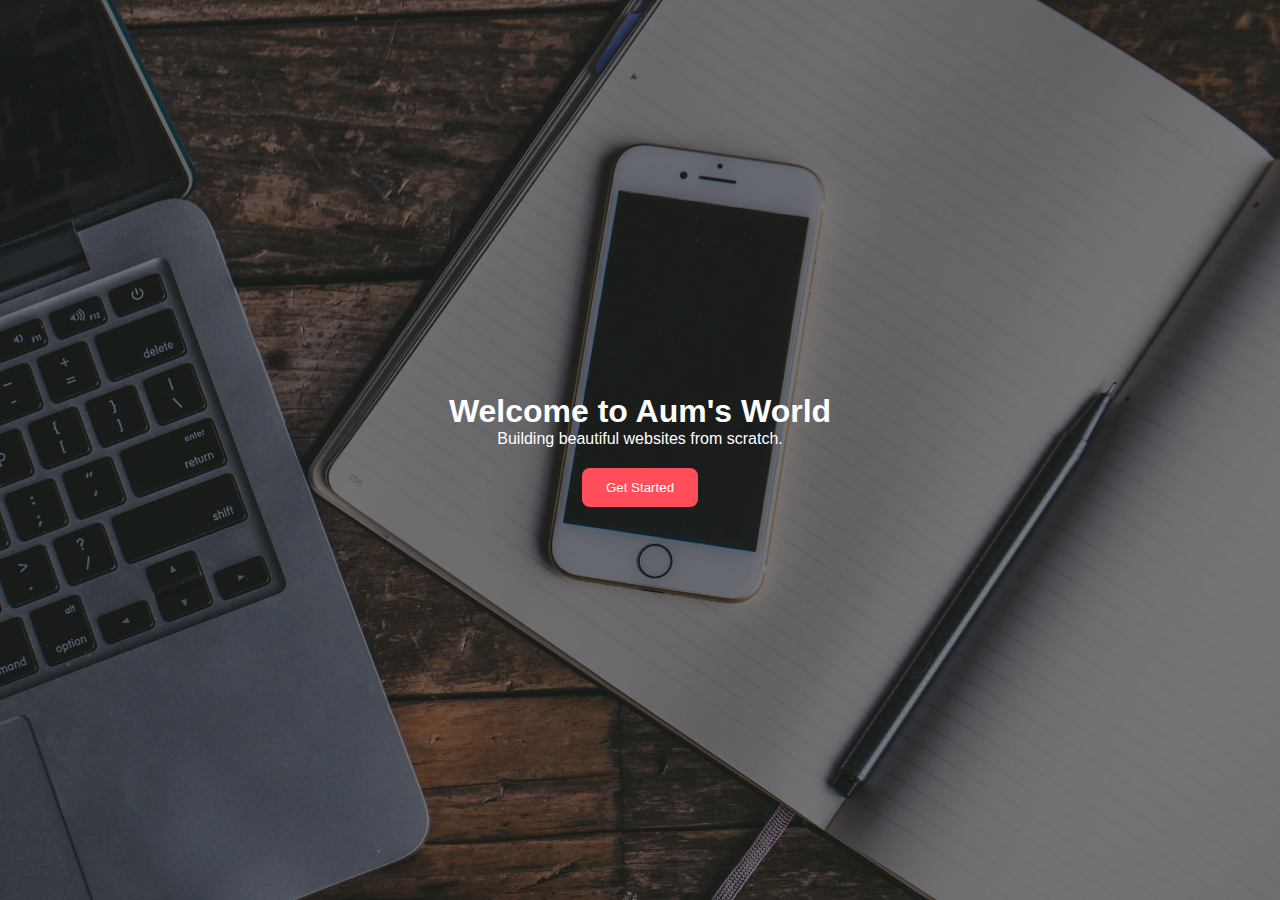
<file: day1-landing-page/index.html>
<!DOCTYPE html>
<html lang="en">

<head>
    <meta charset="UTF-8">
    <meta name="viewport" content="width=device-width, initial-scale=1.0">
    <title>Landing Page Banner</title>
    <link rel="stylesheet" href="styles.css">
</head>

<body>
    <section class="hero">
        <div class="content">
            <h1>Welcome to Aum's World</h1>
            <p>Building beautiful websites from scratch.</p>
            <button>Get Started</button>
        </div>
    </section>

</body>

</html>
</file>
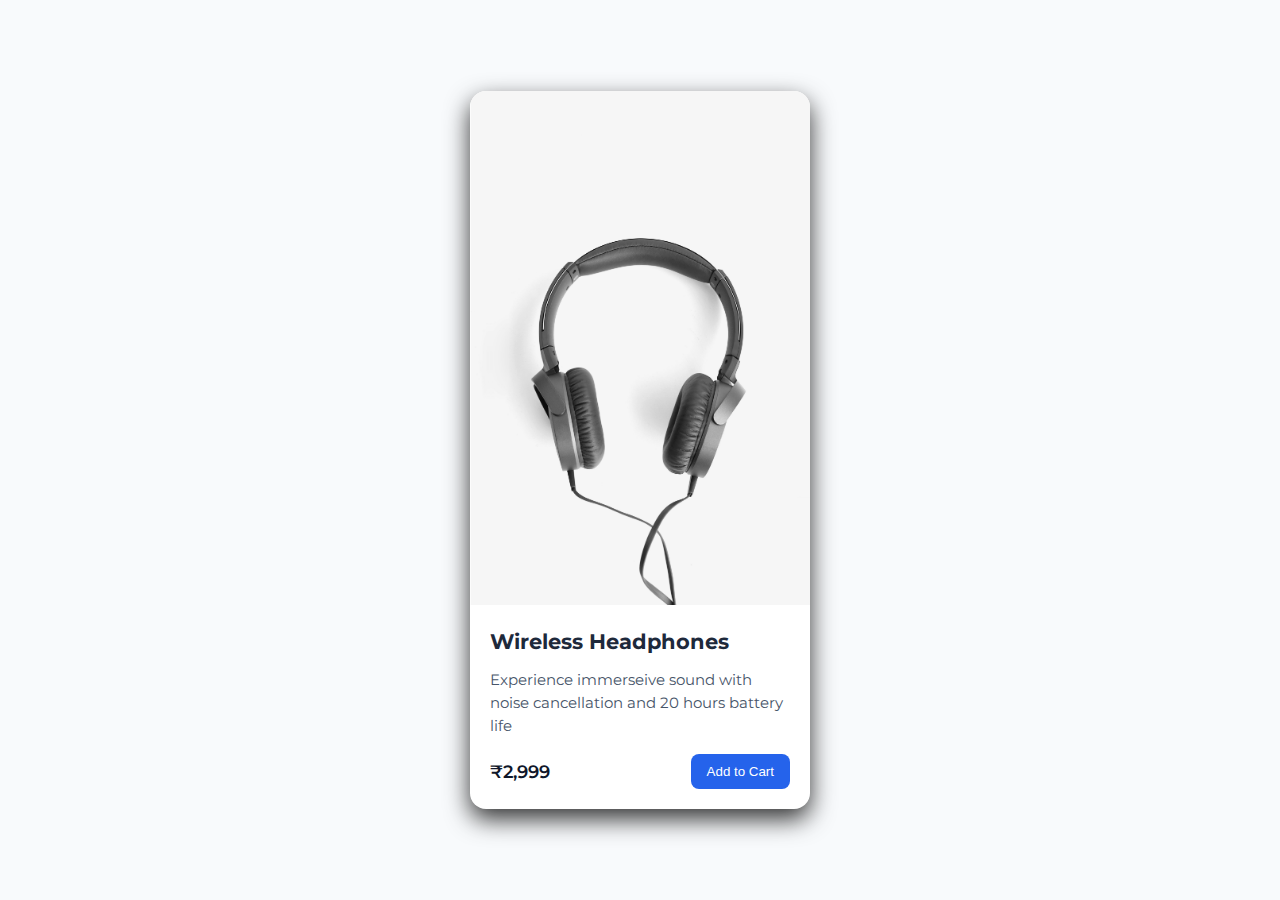
<file: day2-product-card/index.html>
<!DOCTYPE html>
<html lang="en">

<head>
    <meta charset="UTF-8">
    <meta name="viewport" content="width=device-width, initial-scale=1.0">
    <title>Product Card</title>
    <link rel="preconnect" href="https://fonts.googleapis.com">
    <link rel="preconnect" href="https://fonts.gstatic.com" crossorigin>
    <link href="https://fonts.googleapis.com/css2?family=Montserrat:ital,wght@0,100..900;1,100..900&display=swap"
        rel="stylesheet">
    <link rel="stylesheet" href="styles.css">

<body>
    <section class="card">
        <img src="images/kiran-ck-LSNJ-pltdu8-unsplash.jpg" alt="Headphones">  
        <div class="card-content">
            <h2>Wireless Headphones</h2>
            <p>Experience immerseive sound with noise cancellation and 20 hours battery life</p>
            <div class="price-row">
                <span class="price">₹2,999</span>
                <button>Add to Cart</button>
            </div>
        </div>
    </section>

</body>

</html>
</file>
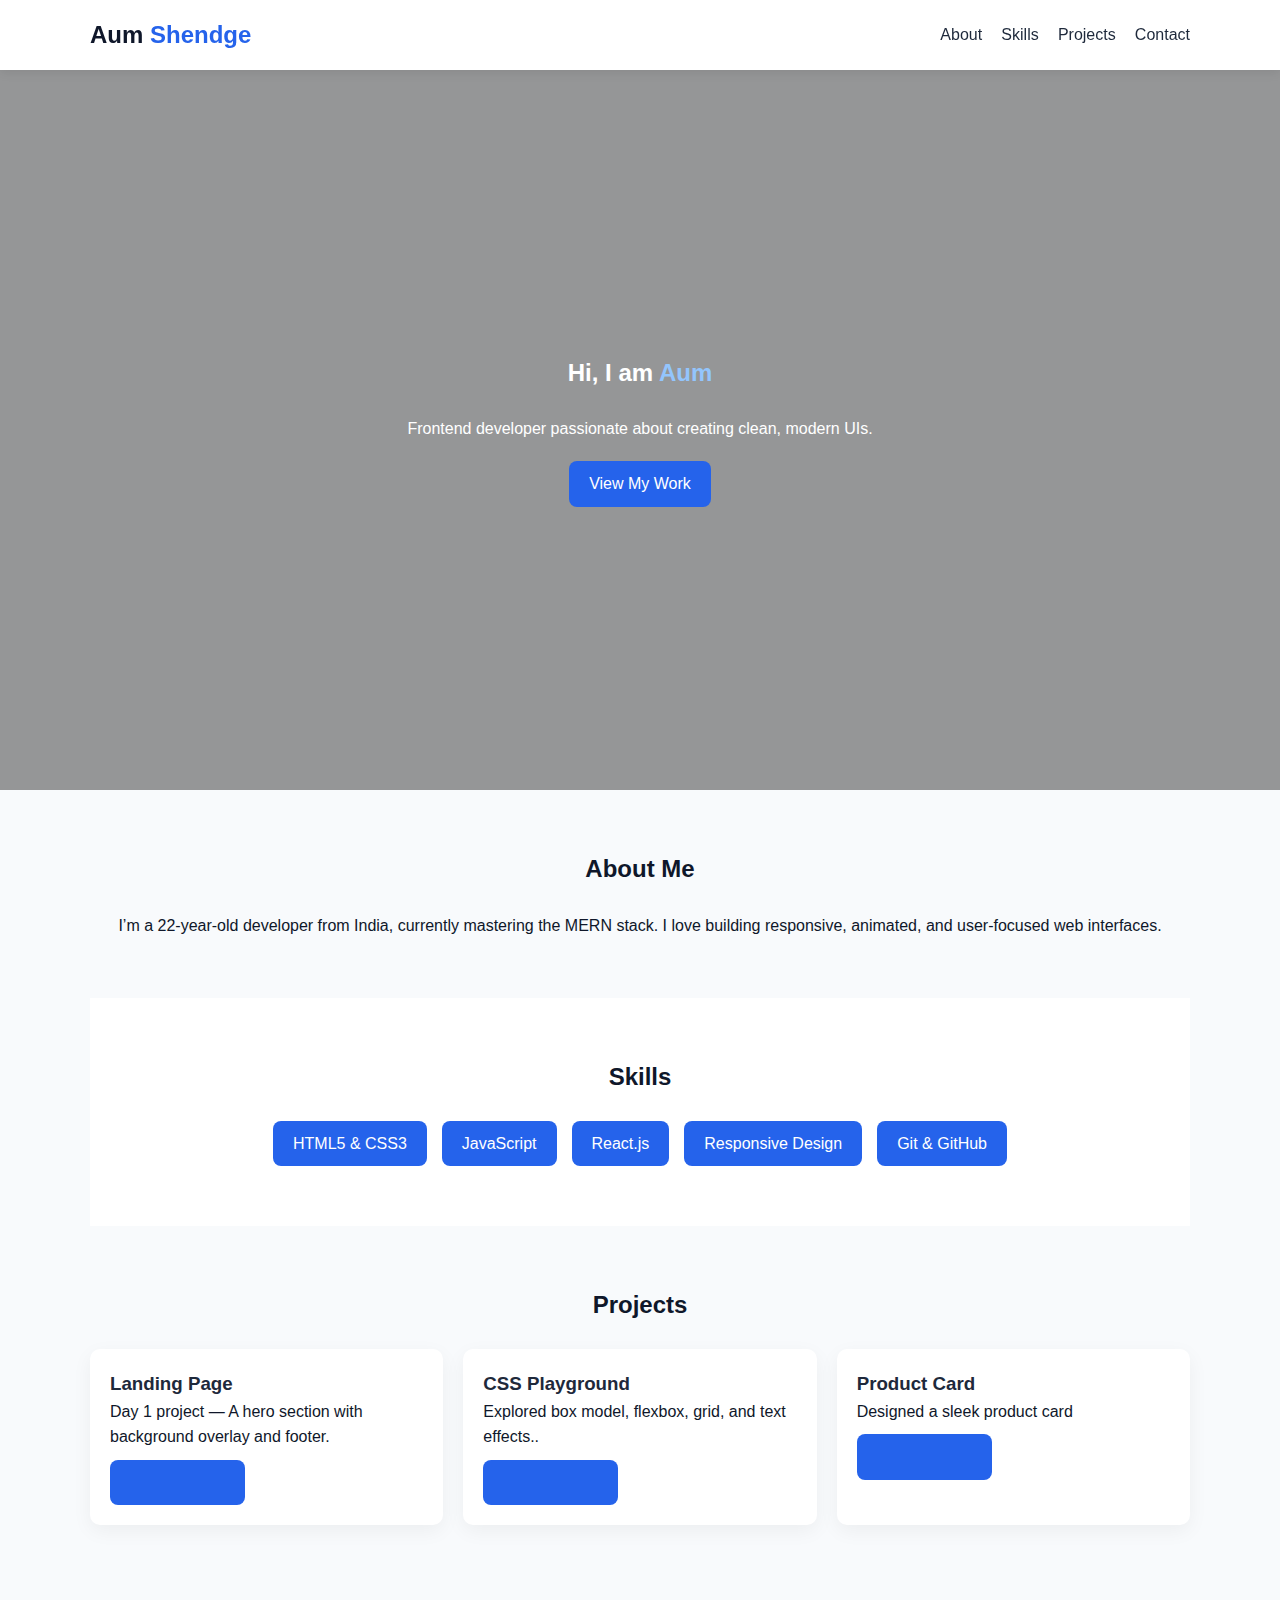
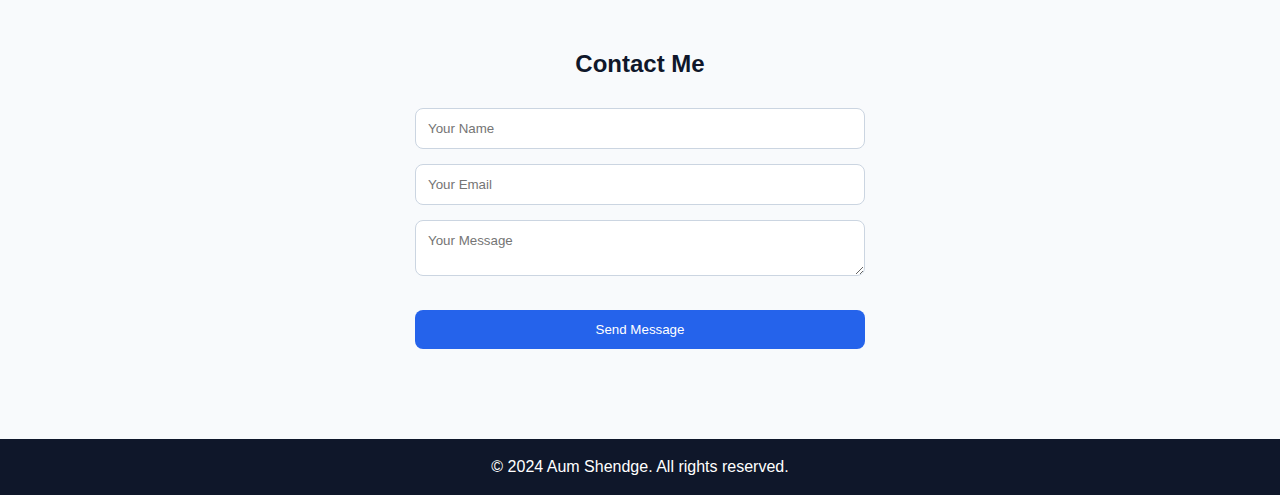
<file: day3-portfolio-page/index.html>
<!DOCTYPE html>
<html lang="en">

<head>
    <meta charset="UTF-8">
    <meta name="viewport" content="width=device-width, initial-scale=1.0">
    <title>Aum Shendge | Portfolio</title>
    <meta name="description" content="Portfolio page of Aum Shendge - Frontend Developer">
    <link
        href="https://fonts.googleapis.com/css2?family=Montserrat:ital,wght@0,100..900;1,100..900&family=Open+Sans:ital,wght@0,300..800;1,300..800&display=swap"
        rel="stylesheet">
    <link rel="stylesheet" href="styles.css">
</head>

<body>

    <!-- ===== HEADER ===== -->
    <header>
        <nav class="navbar container">
            <h1 class="logo">Aum <span>Shendge</span></h1>
            <ul class="nav-links">
                <li><a href="#about">About</a></li>
                <li><a href="#skills">Skills</a></li>
                <li><a href="#projects">Projects</a></li>
                <li><a href="#contact">Contact</a></li>
        </nav>
    </header>

    <!-- ===== HERO ===== -->

    <section class="hero">
        <div class="hero-content">
            <h2>Hi, I am <span>Aum</span></h2>
            <p>Frontend developer passionate about creating clean, modern UIs.</p>
            <a href="#projects" class="btn">View My Work</a>
        </div>
    </section>

    <!-- ===== ABOUT ===== -->
    <section id="about" class="about container">
        <h2>About Me</h2>
        <p> I’m a 22-year-old developer from India, currently mastering the MERN stack.
            I love building responsive, animated, and user-focused web interfaces.</p>

    </section>


    <!-- ===== SKILLS ===== -->
    <section id="skills" class="skills container">
        <h2>Skills</h2>
        <ul class="skills-list">
            <li>HTML5 & CSS3</li>
            <li>JavaScript</li>
            <li>React.js</li>
            <li>Responsive Design</li>
            <li>Git & GitHub</li>
        </ul>
    </section>


    <!-- ===== PROJECTS ===== -->
    <section id="projects" class="projects container">
        <h2>Projects</h2>
        <div class="grid">
            <div class="card">
                <h3>Landing Page</h3>
                <p>Day 1 project — A hero section with background overlay and footer.</p>
                <a href="../day1-landing-page/index.html" class="btn">View Project</a>
            </div>
            <div class="card">
                <h3>CSS Playground</h3>
                <p>Explored box model, flexbox, grid, and text effects..</p>
                <a href="../day1-landing-page/css-playground.html" class="btn">View Project</a>
            </div>
            <div class="card">
                <h3>Product Card</h3>
                <p>Designed a sleek product card</p>
                <a href="../day2-product-card/index.html" class="btn">View Project</a>
            </div>
        </div>
    </section>

    <!-- ===== CONTACT ===== -->
    <section id="contact" class="contact container">
        <h2>Contact Me</h2>
        <form>
            <input type="text" placeholder="Your Name" required>
            <input type="email" placeholder="Your Email" required>
            <textarea placeholder="Your Message" required></textarea>
            <button type="submit" class="btn">Send Message</button>
        </form>
    </section>

    <!-- ===== FOOTER ===== -->
    <footer>
        <p>&copy; 2024 Aum Shendge. All rights reserved.</p>
    </footer>


</body>

</html>
</file>
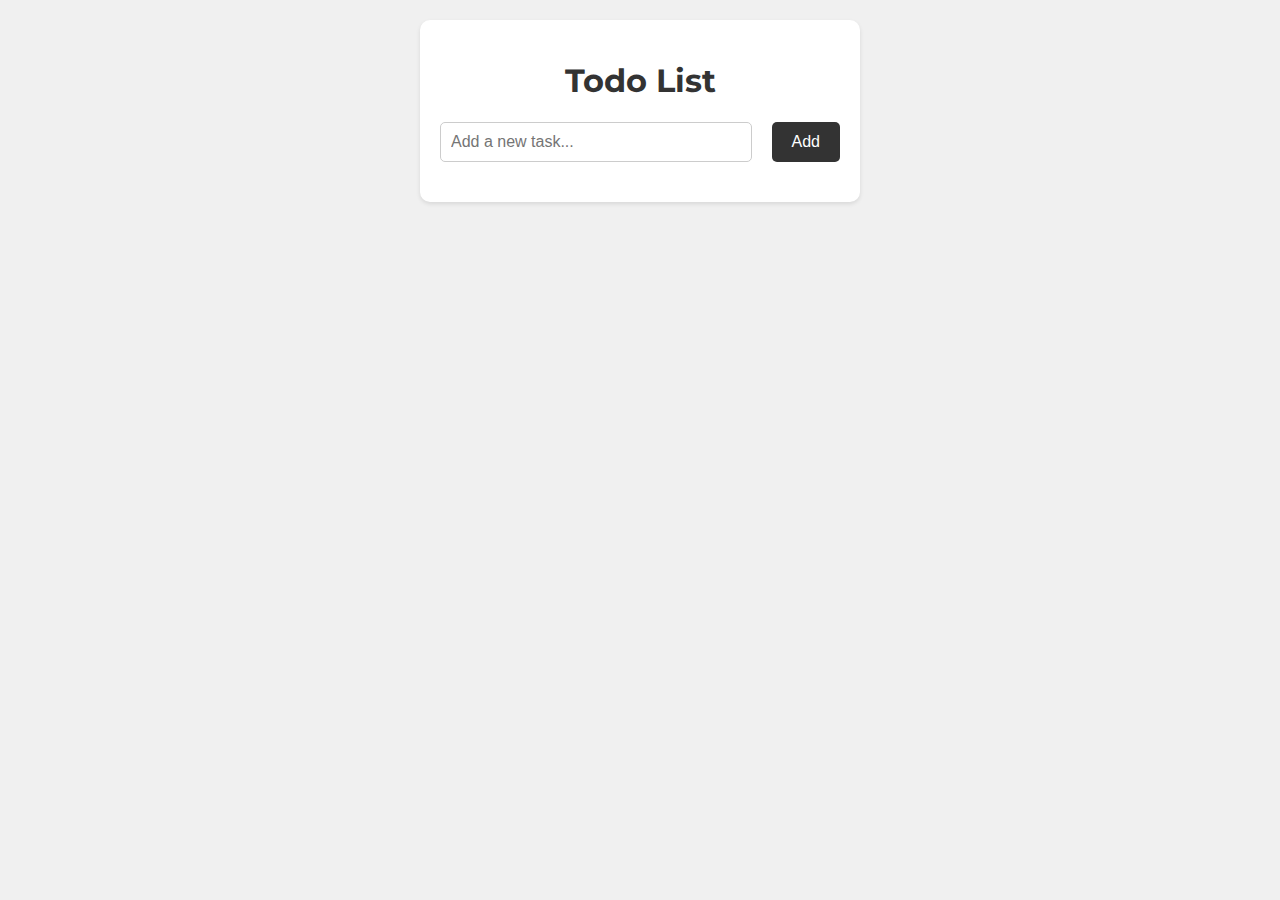
<file: day4-todo-app/index.html>
<!DOCTYPE html>
<html lang="en">
<head>
    <meta charset="UTF-8">
    <meta name="viewport" content="width=device-width, initial-scale=1.0">
    <title>Todo List App</title>
    <link rel="stylesheet" href="styles.css">
    <link href="https://fonts.googleapis.com/css2?family=Montserrat:ital,wght@0,100..900;1,100..900&family=Open+Sans:ital,wght@0,300..800;1,300..800&display=swap" rel="stylesheet">
</head>
<body>
    <div class="container">
    <h1>Todo List</h1>
    <div class="todo-input">
        <input type="text" id="todoInput" placeholder="Add a new task...">
        <button id="add-todo-btn">Add</button>
    </div>
    <ul id="todoList">
        <!-- Todo items will appear here -->
    </ul>
    </div>
    <script src="script.js"></script>
</body>
</html>
</file>
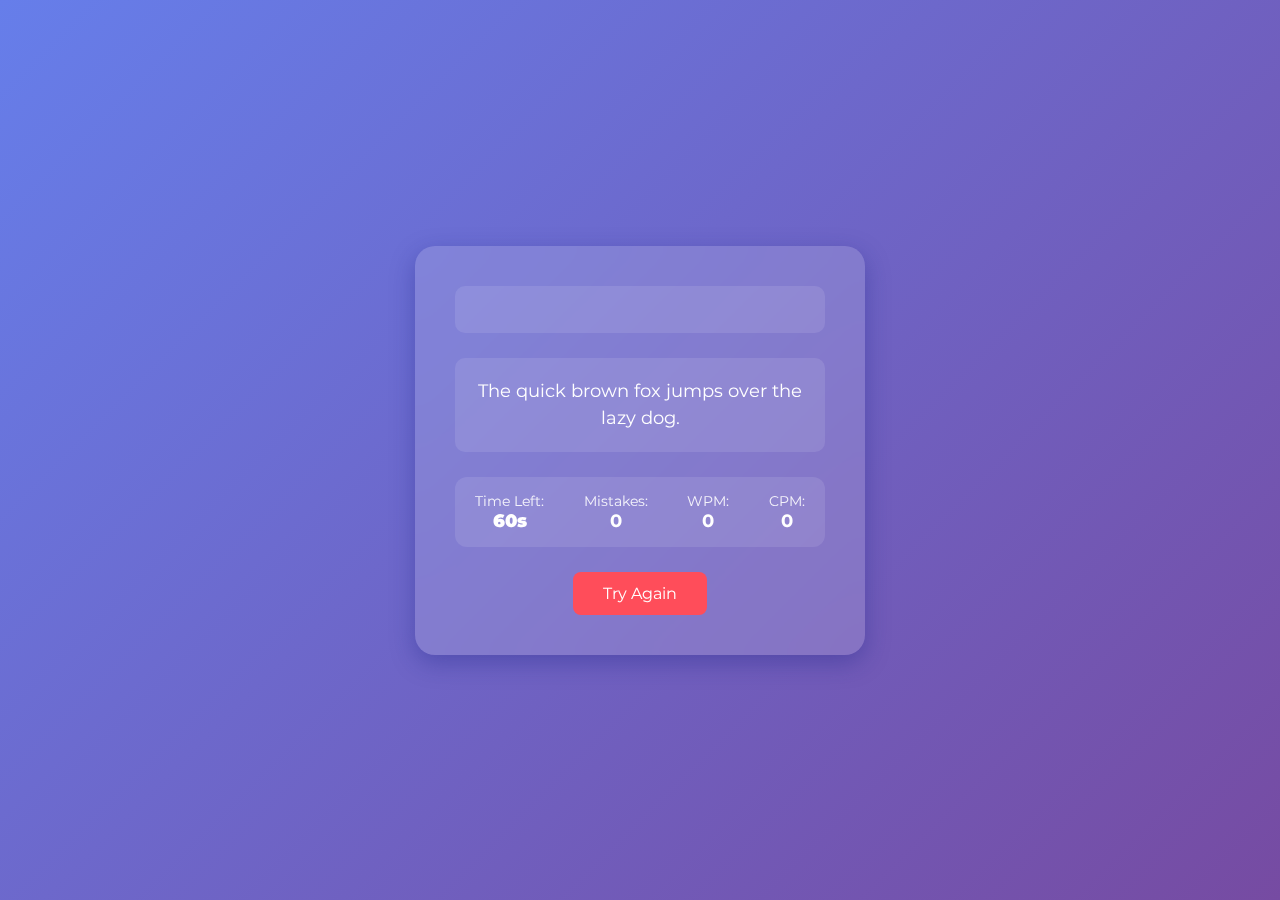
<file: day5-typing-speed-test/index.html>
<!DOCTYPE html>
<html lang="en">
<head>
    <meta charset="UTF-8">
    <meta name="viewport" content="width=device-width, initial-scale=1.0">
    <title>Typing Game</title>
    <link rel="stylesheet" href="styles.css">
    <link href="https://fonts.googleapis.com/css2?family=Montserrat:ital,wght@0,100..900;1,100..900&family=Open+Sans:ital,wght@0,300..800;1,300..800&display=swap" rel="stylesheet">
</head>
<body>
    <div class="wrapper">
        <input type="text" class="input-field" />
        <div class="content-box">
            <div class="typing-text">
                <p>Lorem ipsum dolor sit, amet consectetur adipisicing elit. At, aut!</p>
        </div>
        <div class="content">
            <ul class="result-details">
                <li class="time">
                    <p>Time Left: </p>
                    <span><b>60s</b></span>
                </li>
                <li class="mistakes">
                    <p>Mistakes: </p>
                    <span>0</span>
                </li>
                <li class="wpm">
                    <p>WPM: </p>
                    <span>0</span>
                </li>
                <li class="cpm">
                    <p>CPM: </p>
                    <span>0</span>
                </li>
            </ul>
            <button class="reset-btn">Try Again</button>
        </div>
    </div>
    <script src="script.js"></script>
</body>
</html>
</file>
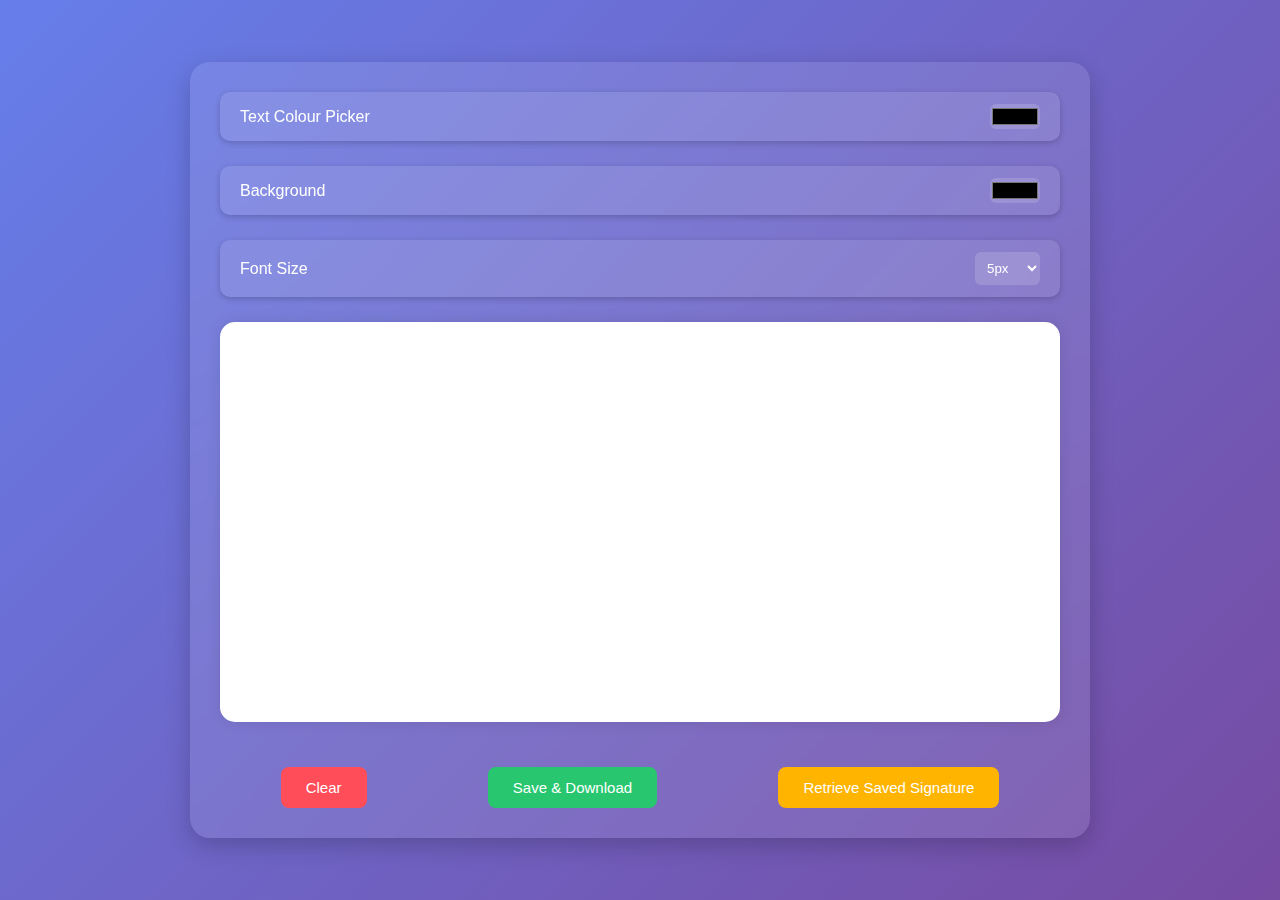
<file: day6-signature-app/index.html>
<!DOCTYPE html>
<html lang="en">

<head>
    <meta charset="UTF-8">
    <meta name="viewport" content="width=device-width, initial-scale=1.0">
    <title>Signature</title>
    <link rel="stylesheet" href="styles.css">
</head>

<body>
    <div class="top">
        <div class="format">
            <p>Text Colour Picker</p>
            <input class="form-control" type="color" id="colorPicker" />
        </div>

        <div class="format">
            <p>Background</p>
            <input class="form-control" type="color" id="canvasColor" />
        </div>

        <div class="format">
            <p>Font Size</p>
            <select id="fontPicker">
                <option value="5px">5px</option>
                <option value="10px">10px</option>
                <option value="15px">15px</option>
                <option value="20px">20px</option>
                <option value="25px">25px</option>
            </select>

        </div>

        <canvas class="canvas" id="canvas" width="800" height="500"></canvas>

        <div class="bottom">
            <button type="button" class="btn btn-danger" id="clearBtn">Clear</button>
            <button type="button" class="btn btn-success" id="saveBtn">Save & Download</button>
            <button type="button" class="btn btn-warning" id="retrieveBtn">Retrieve Saved Signature</button>
        </div>
    </div>
    <script src="script.js"></script>
</body>

</html>
</file>
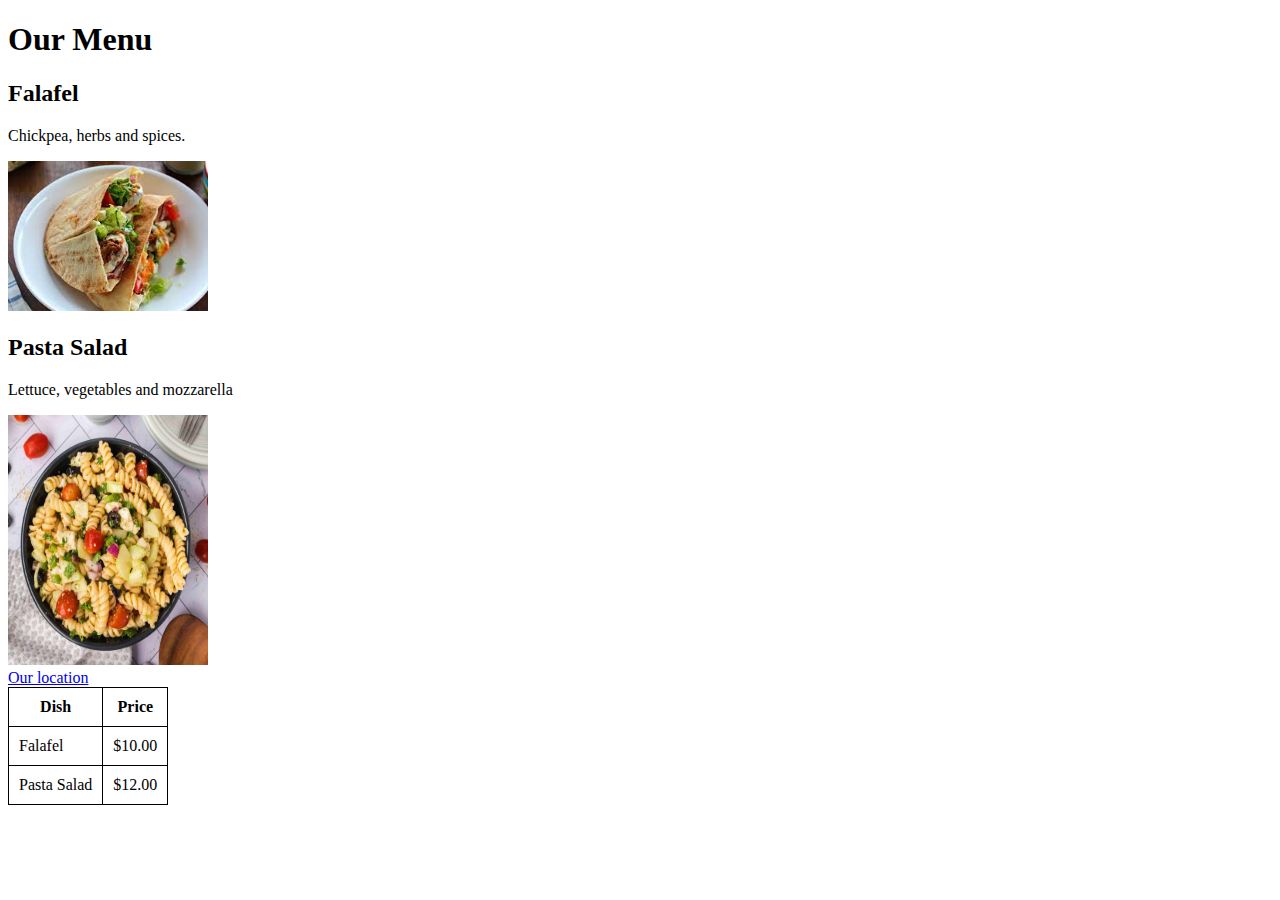
<file: Meta/index.html>
<!DOCTYPE html>
<html lang="en">

<head>
    <meta charset="UTF-8">
    <meta name="viewport" content="width=device-width, initial-scale=1.0">
    <title>Little Lemon</title>
    <link rel="stylesheet" href="index.css">
</head>

<body>
    <h1>Our Menu</h1>
    <h2>Falafel</h2>
    <p class="navigation">Chickpea, herbs and spices.</p>
    <img src="falafel.jpg" alt="Falafel Dish" />
    <h2>Pasta Salad</h2>
    <p id="latest">Lettuce, vegetables and mozzarella</p>
    <img src="Pasta salad.jpg" alt="Pasta Salad Dish" width="270" height="250" />
    <br>
    <a href="location.html">Our location</a>
    <style>
        table,
        th,
        td {
            border: 1px solid black;
            border-collapse: collapse;
        }

        th,
        td {
            padding: 10px;
        }
    </style>
    <table>
        <tr>
            <thead>
                <th>Dish</th>
                <th>Price</th>
            </thead>
        </tr>
        <tr>
            <td>Falafel</td>
            <td>$10.00</td>
        </tr>
        <tr>
            <td>Pasta Salad</td>
            <td>$12.00</td>
        </tr>
    </table>

</body>

</html>
</file>
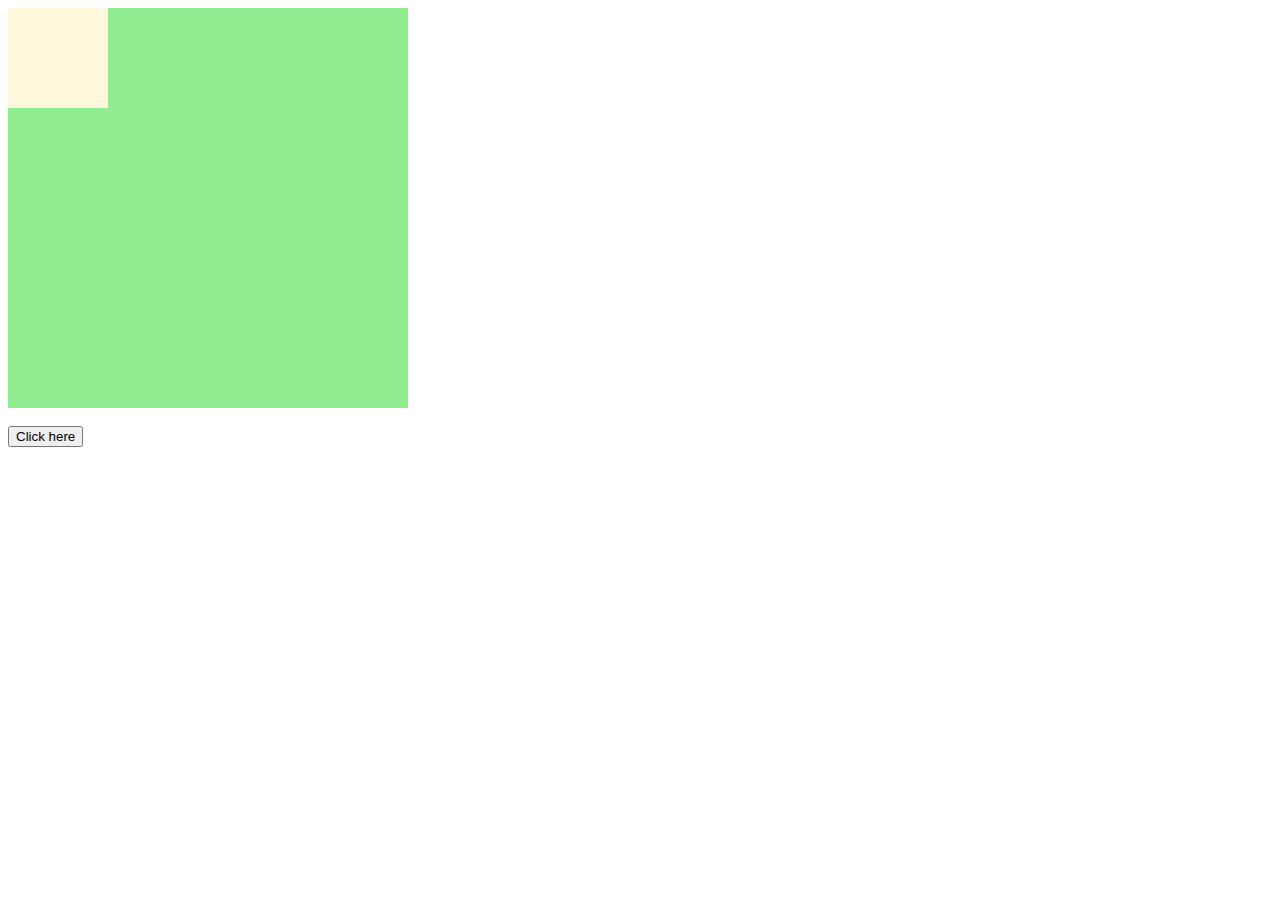
<file: Meta/js/index.html>
<!DOCTYPE html>
<html lang="en">

<head>
    <meta charset="UTF-8">
    <meta name="viewport" content="width=device-width, initial-scale=1.0">
    <title>Document</title>
    <style>
        #container {
            width: 400px;
            height: 400px;
            background-color: lightgreen;
            position: relative;
        }

        #box {
            width: 100px;
            height: 100px;
            background-color: cornsilk;
            position: absolute;
        }
    </style>
</head>


<body>
    <div id="container">
        <div id="box"></div>
    </div>
    <br>
    <button onclick="myMove()">Click here</button>
    <script>
        function myMove() {
            let pos = 0;
            const box = document.getElementById("box");
            const id = setInterval(frame, 10);
            function frame() {
                if (pos == 300) {
                    clearInterval(id);
                }
                pos++;
                box.style.top = pos + "px";
                box.style.left = pos + "px";
            }
        }


    </script>
</body>

</html>
</file>
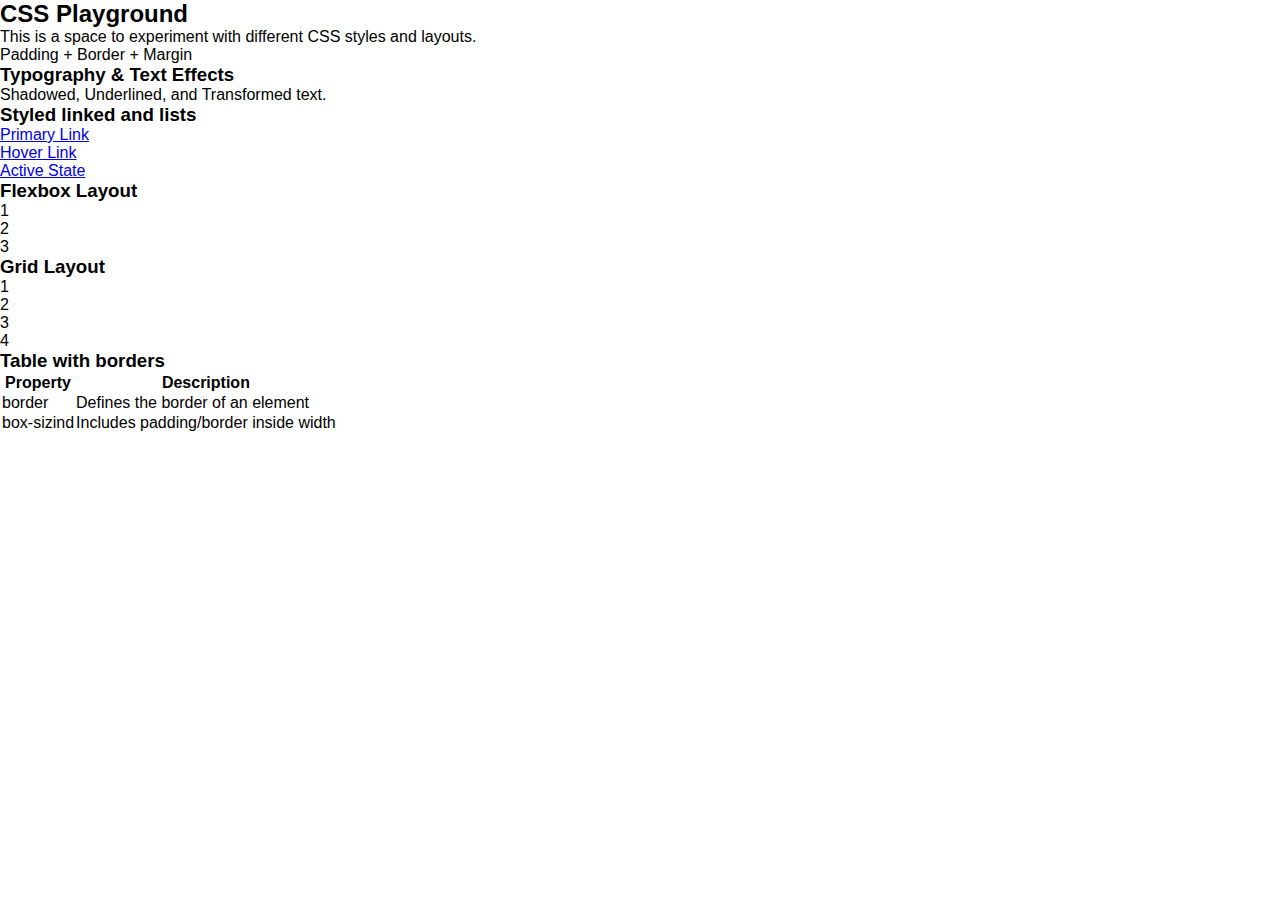
<file: day1-landing-page/css-playground.html>
<!DOCTYPE html>
<html lang="en">

<head>
    <meta charset="UTF-8">
    <meta name="viewport" content="width=device-width, initial-scale=1.0">
    <title>CSS Playground</title>
    <link rel="stylesheet" href="styles.css">
</head>

<body>
    <section class="css-playground">
        <h2>CSS Playground</h2>
        <p class="subtitle">This is a space to experiment with different CSS styles and layouts.</p>


        <div class="box-model-demo">
            <div class="box-model-card">
                Padding + Border + Margin
            </div>
        </div>

        <div class="text-demo">
            <h3>Typography & Text Effects</h3>
            <p class="fancy-text">
                Shadowed, <span class="underlined">Underlined</span>, and <span class="uppercase">Transformed</span>
                text.
            </p>
        </div>

        <div class="lists-link-demo">
            <h3>Styled linked and lists</h3>
            <ul>
                <li><a href="#">Primary Link</a></li>
                <li><a href="#">Hover Link</a></li>
                <li><a href="#">Active State</a></li>
            </ul>
        </div>
        <div class="flex-demo">
            <h3>Flexbox Layout</h3>
            <div class="flex-container">
                <div class="flex-item">1</div>
                <div class="flex-item">2</div>
                <div class="flex-item">3</div>
            </div>
        </div>

        <div class="grid-demo">
            <h3>Grid Layout</h3>
            <div class="grid-container">
                <div class="grid-item">1</div>
                <div class="grid-item">2</div>
                <div class="grid-item">3</div>
                <div class="grid-item">4</div>

            </div>

            <div class="table-demo">
                <h3>Table with borders</h3>
                <table>
                    <thead>
                        <tr>
                            <th>
                                Property
                            </th>
                            <th>Description</th>
                        </tr>

                    </thead>
                    <tbody>
                        <tr>
                            <td>border</td>
                            <td>Defines the border of an element</td>

                        </tr>
                        <tr>
                            <td>box-sizind</td>
                            <td>Includes padding/border inside width</td>
                        </tr>
                    </tbody>
                </table>
            </div>

    </section>

</body>

</html>
</file>
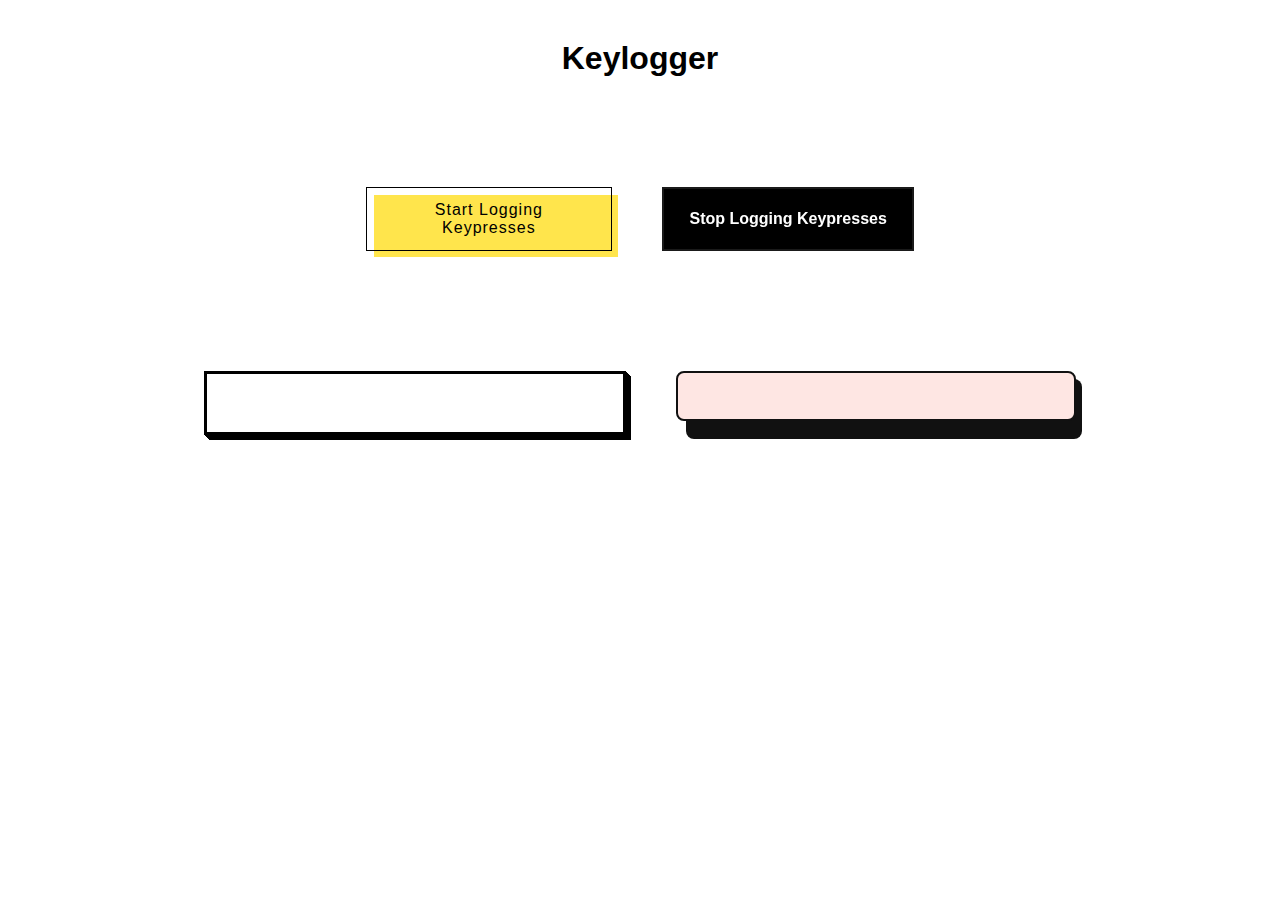
<file: day7-keylogger-app/Keylogger.html>
<!DOCTYPE html>
<html lang="en">

<head>
    <meta charset="UTF-8">
    <meta name="viewport" content="width=device-width, initial-scale=1.0">
    <title>Keylogger</title>
    <style>
        h1 {
            box-shadow: inset 0 0 0 0 #0c0c0c;
            color: #000000;
            padding: 0 .25rem;
            margin: 0 -.25rem;
            transition: color .3s ease-in-out, box-shadow .3s ease-in-out;
            font-family: 'Poppins', sans-serif;
        }

        h1:hover {
            box-shadow: inset 200px 0 0 0 #0c0c0c;
            color: #ffffff;
        }

        .container {
            justify-content: center;
            display: flex;
            flex-direction: column;
            align-items: center;
            margin-top: 40px;
        }


        .button-container {
            margin: 100px;
            gap: 50px;
            padding: 10px;
            display: flex;
            justify-content: center;
        }

        #start-btn {
            font-size: 16px;
            font-weight: 200;
            width: 100%;
            letter-spacing: 1px;
            padding: 13px 20px 13px;
            outline: 0;
            border: 1px solid black;
            cursor: pointer;
            position: relative;
            background-color: rgba(0, 0, 0, 0);
            user-select: none;
            -webkit-user-select: none;
            touch-action: manipulation;
        }

        #start-btn:after {
            content: "";
            background-color: #ffe54c;
            width: 100%;
            z-index: -1;
            position: absolute;
            height: 100%;
            top: 7px;
            left: 7px;
            transition: 0.2s;
        }

        #start-btn:hover:after {
            top: 0px;
            left: 0px;
        }

        @media (min-width: 768px) {
            .button-52 {
                padding: 13px 50px 13px;
            }
        }


        #stop-btn {
            appearance: none;
            background-color: #000000;
            border: 2px solid #1A1A1A;

            box-sizing: border-box;
            color: #FFFFFF;
            cursor: pointer;
            display: inline-block;
            font-family: Roobert, -apple-system, BlinkMacSystemFont, "Segoe UI", Helvetica, Arial, sans-serif, "Apple Color Emoji", "Segoe UI Emoji", "Segoe UI Symbol";
            font-size: 16px;
            font-weight: 600;
            line-height: normal;
            margin: 0;
            min-height: 60px;
            min-width: 0;
            outline: none;
            padding: 16px 24px;
            text-align: center;
            text-decoration: none;
            transition: all 300ms cubic-bezier(.23, 1, 0.32, 1);
            user-select: none;
            -webkit-user-select: none;
            touch-action: manipulation;
            width: 100%;
            will-change: transform;
        }

        #stop-btn:disabled {
            pointer-events: none;
        }

        #stop-btn:hover {
            box-shadow: rgba(0, 0, 0, 0.25) 0 8px 15px;
            transform: translateY(-2px);
        }

        #stop-btn:active {
            box-shadow: none;
            transform: translateY(0);
        }

        #log {
            margin-top: -100px;
            font-family: "Open Sans", sans-serif;
            width: 400px;
            height: 50px;
            font-size: 16px;
            letter-spacing: 2px;
            text-decoration: none;
            text-transform: uppercase;
            color: #000;
            cursor: pointer;
            border: 3px solid;
            padding: 0.25em 0.5em;
            box-shadow: 1px 1px 0px 0px, 2px 2px 0px 0px, 3px 3px 0px 0px, 4px 4px 0px 0px, 5px 5px 0px 0px;
            position: relative;
            user-select: none;
            -webkit-user-select: none;
            touch-action: manipulation;
        }

        #log:active {
            box-shadow: 0px 0px 0px 0px;
            top: 5px;
            left: 5px;
        }

        @media (min-width: 768px) {
            .button-54 {
                padding: 0.25em 0.75em;
            }
        }

        #status {
            margin-top: -100px;
            align-items: center;
            width: 400px;
            height: 50px;
            background-color: #fee6e3;
            border: 2px solid #111;
            border-radius: 8px;
            box-sizing: border-box;
            color: #111;
            cursor: pointer;
            display: flex;
            font-family: Inter, sans-serif;
            font-size: 16px;

            justify-content: center;

            max-width: 100%;
            padding: 0 25px;
            position: relative;
            text-align: center;
            text-decoration: none;
            user-select: none;
            -webkit-user-select: none;
            touch-action: manipulation;
        }

        #status:after {
            background-color: #111;
            border-radius: 8px;
            content: "";
            display: block;
            height: 60px;
            left: 0;
            width: 100%;
            position: absolute;
            top: -2px;
            transform: translate(8px, 8px);
            transition: transform .2s ease-out;
            z-index: -1;
        }

        #status:hover:after {
            transform: translate(0, 0);
        }

        #status:active {
            background-color: #ffdeda;
            outline: 0;
        }

        #button-56:hover {
            outline: 0;
        }

        @media (min-width: 768px) {
            .button-56 {
                padding: 0 40px;
            }
        }
    </style>
</head>

<body>
    <div class="container">
        <h1 style="text-align: center;">Keylogger</h1>

        <div class="button-container">
            <button id="start-btn">Start Logging Keypresses</button>
            <button id="stop-btn">Stop Logging Keypresses</button>
        </div>
        <div class="button-container">
            <div id="log"></div>
            <div id="status"></div>
        </div>

    </div>
    <script src="Keylogger.js"></script>

</body>

</html>
</file>
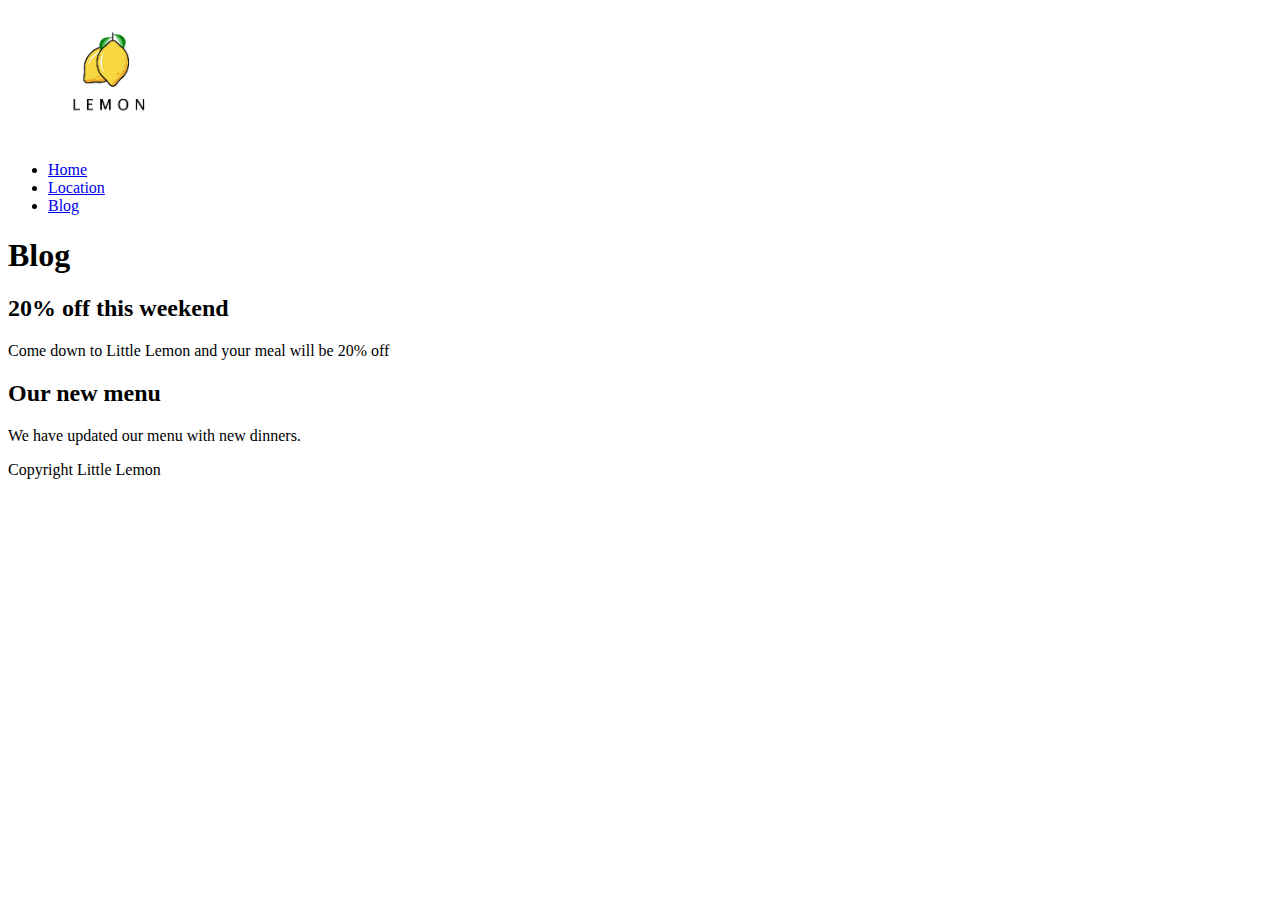
<file: Meta/blog.html>
<!DOCTYPE html>
<html lang="en">

<head>
    <meta charset="UTF-8">
    <meta name="viewport" content="width=device-width, initial-scale=1.0">
    <title>Little Lemon</title>
    <link rel="stylesheet" href="index.css" </head>

<body>
    <header>
        <img src="Logo.jpg" </header>

    </header>
    <nav>
        <ul>
            <li><a href="index.html">Home</a></li>
            <li><a href="location.html">Location</a></li>
            <li><a href="blog.html">Blog</a></li>
        </ul>

    </nav>
    <main>
        <h1>Blog</h1>
        <article>
            <h2>20% off this weekend</h2>
            <p>Come down to Little Lemon and your meal will be 20% off</p>
        </article>
        <article>
            <h2>Our new menu</h2>
            <p>We have updated our menu with new dinners.</p>
        </article>
    </main>
    <footer>
        <p>Copyright Little Lemon</p>
    </footer>
</body>

</html>
</file>
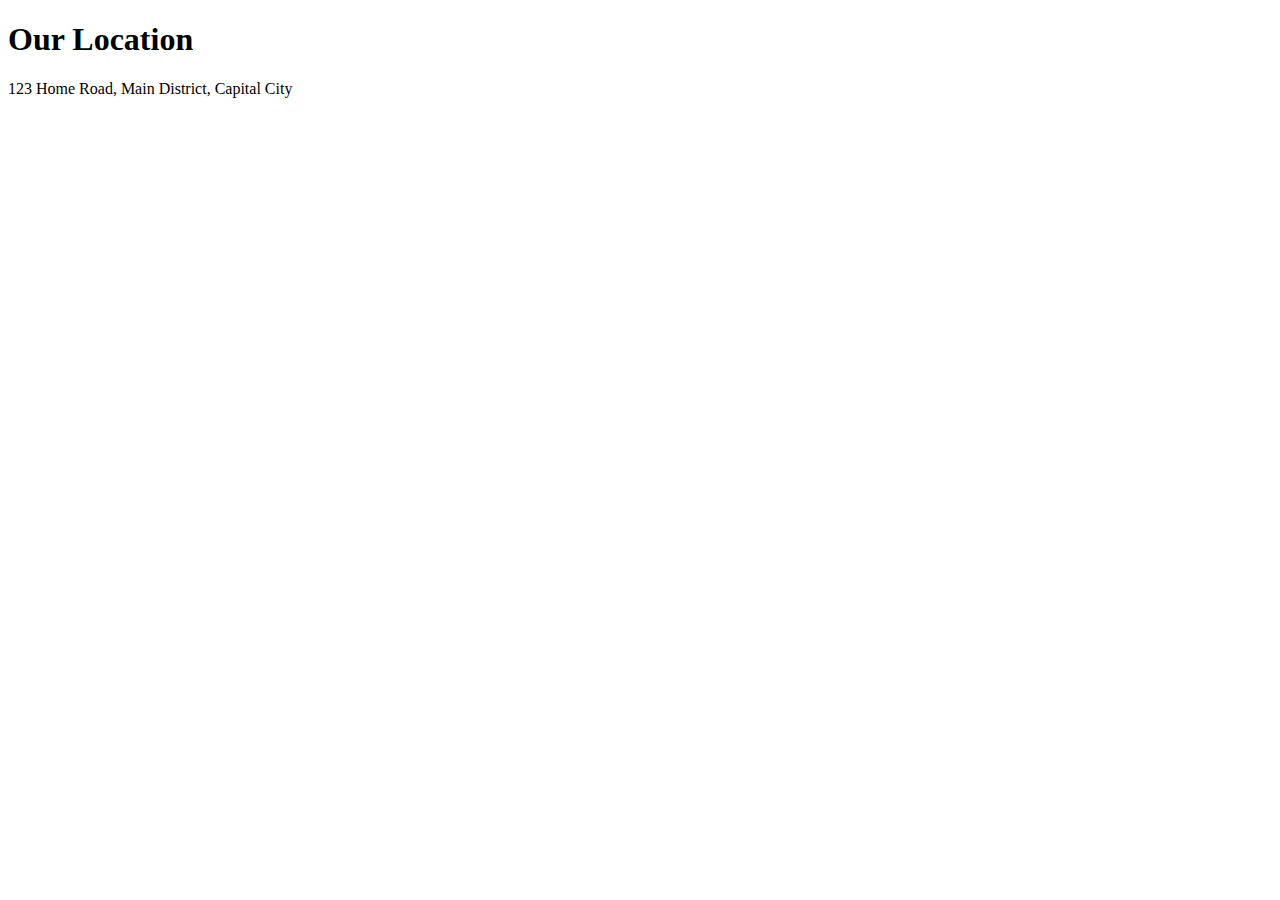
<file: Meta/location.html>
<!DOCTYPE html>
<html lang="en">

<head>
    <meta charset="UTF-8">
    <meta name="viewport" content="width=device-width, initial-scale=1.0">
    <title>Little Lemon</title>
</head>

<body>
    <h1>Our Location</h1>
    <p>123 Home Road, Main District, Capital City</p>
</body>

</html>
</file>
<file: Meta/js/bubbling.html>
<!DOCTYPE html>
<html lang="en">

<head>
    <meta charset="UTF-8">
    <meta name="viewport" content="width=device-width, initial-scale=1.0">
    <title>Document</title>
    <style>
        body {

            background-color: lightgray;
            padding: 20px;
        }

        div {
            padding: 20px;
            background-color: gray;
            width: max-content;
        }

        span {
            padding: 20px;
            background-color: lightblue;
            display: block;
        }
    </style>
</head>

<body>
    <div>
        <span>
            <button>Click me</button>
        </span>
    </div>
    <script>
        // const body = document.getElementsByTagName("body")[0];
        // const div = document.getElementsByTagName("div")[0];
        // const span = document.getElementsByTagName("span")[0];
        // const button = document.getElementsByTagName("button")[0];

        // body.addEventListener("click", () => {

        //     console.log("body clicked");
        // });

        // div.addEventListener("click", () => {
        //     console.log("div clicked");
        // });

        // span.addEventListener("click", () => {
        //     console.log("span clicked");
        // });

        // button.addEventListener("click", (event) => {
        //     event.stopPropagation();
        //     console.log("button clicked");
        // });

        const div = document.getElementsByTagName("div")[0];
        div.addEventListener("click", (event) => {
            if (event.target.tagName == "BUTTON") {
                console.log("button was clicked");
            }
            else if (
                event.target.tagName == "SPAN") {
                console.log("span was clicked");
            }
            else {
                console.log("div was clicked");
            }
        });
    </script>
</body>

</html>
</file>
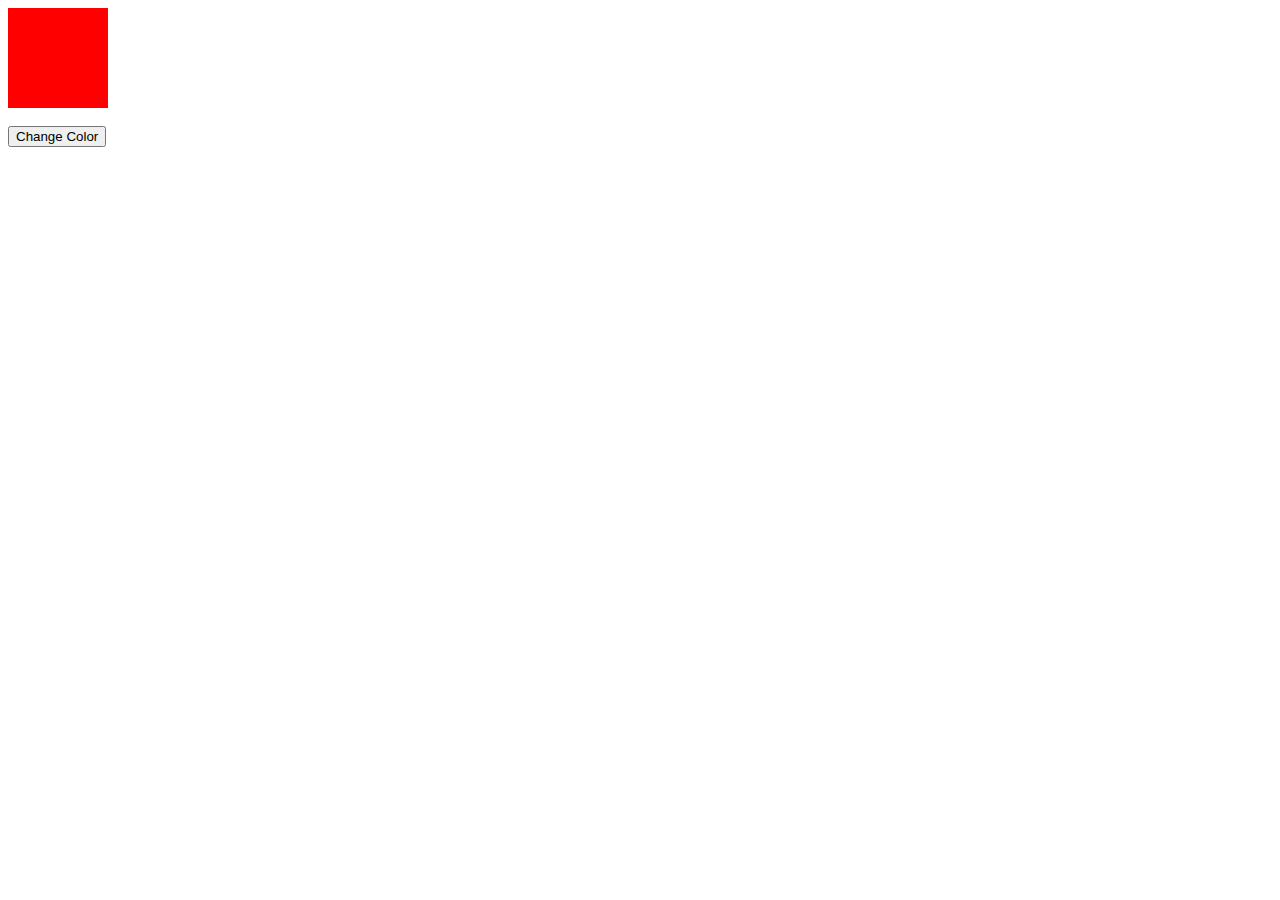
<file: Meta/js/changeColor.html>
<!DOCTYPE html>
<html lang="en">

<head>
    <meta charset="UTF-8">
    <meta name="viewport" content="width=<device-width>, initial-scale=1.0">
    <title>Document</title>
    <style>
        #myDiv {
            width: 100px;
            height: 100px;
            background-color: red;
        }
    </style>
</head>

<body>
    <div id="myDiv">

    </div>
    <br>
    <button id="btn" onmousedown="changeColorDown()" onmouseup="changeColorUp()">Change Color</button>
    <script>
        // function changeColorDown() {
        //     var div = document.getElementById("myDiv")
        //     div.style.backgroundColor = "blue";
        // }
        // function changeColorUp() {
        //     var div = document.getElementById("myDiv")
        //     div.style.backgroundColor = "green";
        // }

        // function onMouseOver(div) {
        //     div.style.backgroundColor = "green";
        // }
        // function onMouseOut(div) {
        //     div.style.backgroundColor = "red";
        // }

        document.getElementById("btn").addEventListener("click", fun)

        function fun() {
            var div = document.getElementById("myDiv")
            div.style.backgroundColor = "blue";
        }
    </script>
</body>

</html>
</file>
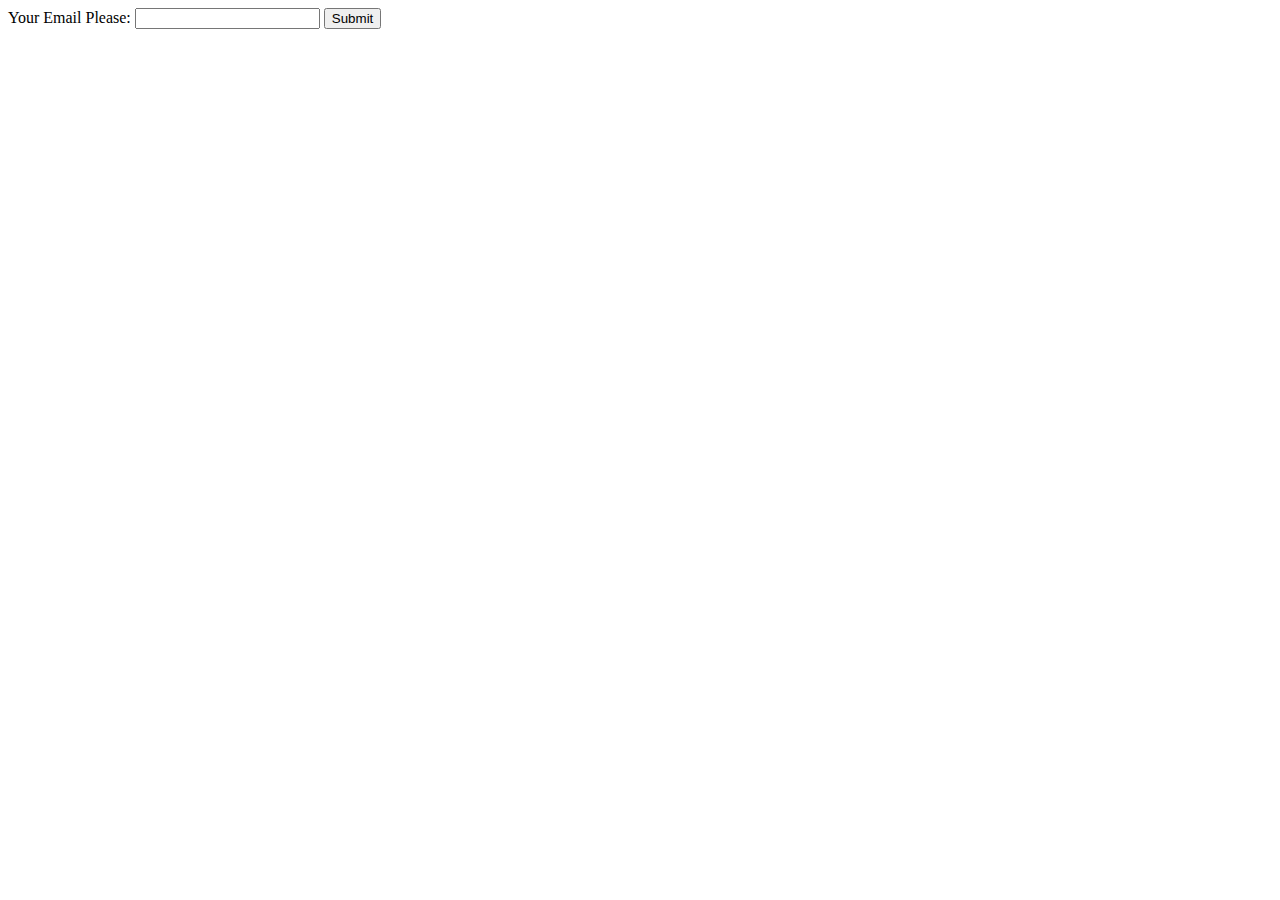
<file: Meta/js/form.html>
<!DOCTYPE html>
<html lang="en">

<head>
    <meta charset="UTF-8">
    <meta name="viewport" content="width=device-width, initial-scale=1.0">
    <title>Document</title>
</head>

<body>
    <form action="" onsubmit="funsubmit()">
        Your Email Please: <input type="email" id="email" onfocus="onfun()" onblur="offfun()">

        <input type="submit" value="Submit">
    </form>




    <script>
        let input = document.getElementById("email")

        function onfun() {
            input.style.backgroundColor = "beige";
        }

        function offfun() {
            input.style.backgroundColor = "white";
        }

        function funsubmit() {
            alert("Your email is " + input.value)
        }
    </script>

</body>

</html>
</file>
<file: day1-landing-page/styles.css>
* {
    margin: 0;
    padding: 0;
    box-sizing: border-box;
}


body {
    font-family: 'Poppins', sans-serif;
}

.hero {
    height: 100vh;
    width: 100%;
    background-image: url("images/pexels-thepaintedsquare-583847.jpg");
    background-size: cover;
    background-position: center;
    display: flex;
    justify-content: center;
    align-items: center;
    color: white;
    text-align: center;
    position: relative;
}

.hero::after {
    content: "";
    position: absolute;
    top: 0;
    left: 0;
    width: 100%;
    height: 100%;
    background-color: rgba(0, 0, 0, 0.5);
    z-index: 0;
}

.content {
    position: relative;
    z-index: 1;
}

button {
    margin-top: 20px;
    padding: 12px 24px;
    background-color: #ff4d5a;
    color: white;
    border: none;
    border-radius: 8px;
    cursor: pointer;
    transition: 0.3s ease;
}

button:hover {
    background-color: #ff2e44;
}

.about {
    padding: 60px 20px;
    background-color: #fff;
    color: #333;
    text-align: center;
}

.about h2 {
    margin-bottom: 20px;
}

footer {
    background: #111;
    color: white;
    text-align: center;
    padding: 15px 0;
}
</file>
<file: day2-product-card/styles.css>
*,
*::before,
*::after {
    box-sizing: border-box;
}

body {
    font-family: "Montserrat", sans-serif;
    background: #f8fafc;
    display: flex;
    justify-content: center;
    align-items: center;
    height: 100vh;
    margin: 0;
}

.card {
    width: 340px;
    background: #fff;
    border-radius: 16px;
    overflow: hidden;
    box-shadow: 0 10px 25px rgba(0, 0, 0, 0.8);
    transition: transform 0.3s ease, box-shadow 0.3s ease;
}

.card:hover {
    transform: translateY(-6px);
    box-shadow: 0 20px 45px rgba(0, 0, 0, 0.12);
}

.card img {
    width: 100%;
    height: auto;
    object-fit: cover;
}

.card-content {
    padding: 20px
}

.card-content h2 {
    margin: 0 0 10px;
    font-size: 1.3rem;
    color: #1e293b;
}

.card-content p {
    font-size: .95rem;
    color: #475569;
    margin-bottom: 16px;
    line-height: 1.5;
}

.price-row {
    display: flex;
    justify-content: space-between;
    align-items: center;
}

.price {
    font-weight: 600;
    font-size: 1.1rem;
    color: #0f172a;
}

button {
    background: #2563eb;
    color: #fff;
    border: none;
    padding: 10px 16px;
    border-radius: 8px;
    cursor: pointer;
    transition: background 0.25s ease;
}

button:hover {
    background: #1e40af;
}

@media (max-width: 400px) {
    .card {
        width: 90%;
    }
}
</file>
<file: day4-todo-app/styles.css>
body {
    font-family: "Montserrat", sans-serif;
    margin: 0;
    padding: 0;
    background: #f0f0f0;
}

.container {
    max-width: 400px;
    margin: 20px auto;
    padding: 20px;
    background-color: #fff;
    border-radius: 10px;
    box-shadow: 0 2px 4px rgba(0, 0, 0, 0.1);

}

h1 {
    text-align: center;
    color: #333;
}

.todo-input {
    display: flex;
    gap: 20px;
    margin-bottom: 20px;
}

.todo-input input {
    flex: 1;
    padding: 10px;
    border: 1px solid #ccc;
    border-radius: 5px;
    font-size: 16px;
}

button {
    padding: 10px 20px;
    border: none;
    background-color: #333;
    color: #fff;
    border-radius: 5px;
    cursor: pointer;
    font-size: 16px;
}
</file>
<file: day5-typing-speed-test/styles.css>
* {
    margin: 0;
    padding: 0;
    box-sizing: border-box;
    font-family: "Montserrat", sans-serif;
}

body {
    height: 100vh;
    display: flex;
    background: linear-gradient(135deg, #667eea 0%, #764ba2);
    align-items: center;
    justify-content: center;
}

.wrapper {
    background: rgba(255, 255, 255, 0.15);
    backdrop-filter: blur(15px);
    border-radius: 20px;
    padding: 40px;
    width: 450px;
    box-shadow: 0 8px 25px 0 rgba(31, 38, 135, 0.37);
    color: #fff;

}


.input-field {
    width: 100%;
    padding: 14px;
    border: none;
    border-radius: 10px;
    font-size: 16px;
    outline: none;
    margin-bottom: 25px;
    background: rgba(255, 255, 255, 0.1);
    color: #fff;
    text-align: center;
}

.input-field::placeholder {
    color: rgba(255, 255, 255, 0.6);
}

.typing-text {
    background: rgba(255, 255, 255, 0.1);
    border-radius: 10px;
    padding: 20px;
    margin-bottom: 25px;
    font-size: 18px;
    line-height: 1.5;
    color: #fff;
    text-align: center;
}

.typing-text span.correct {
    color: #4aff71;
}

.typing-text span.incorrect {
    color: #ff4a4a;
}


.content {
    display: flex;
    flex-direction: column;
    align-items: center;
    gap: 25px;
}

.result-details {
    list-style: none;
    display: flex;
    justify-content: space-between;
    width: 100%;
    background: rgba(255, 255, 255, 0.1);
    border-radius: 12px;
    padding: 15px 20px;
}

.result-details li {
    text-align: center;

}

.result-details p {
    font-size: 14px;
    opacity: 0.9;
}

.result-details span {
    font-weight: bold;
    font-size: 18px;
    color: #fff;
}

.reset-btn {
    padding: 12px 30px;
    border: none;
    border-radius: 8px;
    font-size: 16px;
    cursor: pointer;
    background: #ff4d5a;
    color: #fff;
    transition: all 0.3 ease;
}

.reset-btn:hover {
    background: #ff2e44;
    transform: scale(1.05);
}
</file>
<file: day6-signature-app/styles.css>
* {
    box-sizing: border-box;
    margin: 0;
    padding: 0;
    font-family: "Montserrat", sans-serif;
}

body {
    height: 100vh;
    display: flex;
    background: linear-gradient(135deg, #667eea, #764ba2);
    align-items: center;
    justify-content: center;
    color: #fff;
}

.top {
    width: 90%;
    max-width: 900px;
    background: rgba(255, 255, 255, 0.1);
    border-radius: 20px;
    padding: 30px;
    backdrop-filter: blur(10px);
    box-shadow: 0 8px 25px 0 rgba(0, 0, 0, 0.2);
    display: flex;
    flex-direction: column;
    gap: 25px;
}

.format {
    display: flex;
    align-items: center;
    justify-content: space-between;
    background: rgba(255, 255, 255, 0.1);
    border-radius: 10px;
    padding: 12px 20px;
    box-shadow: 0 2px 6px rgba(0, 0, 0, 0.2);
}

.format p {
    font-size: 16px;
    font-weight: 500;
}

.form-control,
select {
    background: rgba(255, 255, 255, 0.15);
    border: none;
    padding: 8px;
    border-radius: 6px;
    cursor: pointer;
    color: #fff;
    outline: none;
}

input[type="color"] {
    width: 50px;
    height: 25px;
    padding: 0;
    border: none;
    cursor: pointer;
}

.canvas {
    width: 100%;
    height: 400px;
    background: #fff;
    border-radius: 15px;
    border: 2px solid rgba(255, 255, 255, 0.2);
    box-shadow: 0 0 15px rgba(0, 0, 0, 0.1);
}


.bottom {
    display: flex;
    justify-content: space-around;
    margin-top: 20px;

}


button {
    padding: 12px 25px;
    border: none;
    border-radius: 8px;
    cursor: pointer;
    font-size: 15px;
    font-weight: 500;
    transition: all 0.3s ease;
    color: white;
}

.btn-danger {
    background: #ff4d5a;
}

.btn-danger:hover {
    background: #ff2e44;
    transform: scale(1.05);
}

.btn-success {
    background: #28c76f;
}

.btn-success:hover {
    background: #20b565;
    transform: scale(1.05);
}

.btn-warning {
    background: #ffb400;
}

.btn-warning:hover {
    background: #ff9900;
    transform: scale(1.05);
}

@media (max-width: 768px) {
    .top {
        padding: 20px;
    }

    .format {
        flex-direction: column;
        align-items: flex-start;
        gap: 10px;
    }

    .bottom {
        flex-direction: column;
        gap: 15px;
    }

    .canvas {
        height: 300px;
    }
}


.card {

    padding: 20px;
    display: flex;
    flex-direction: column;
    align-items: center;
    justify-content: center;
    Border-radius: 10px;
    Box-shadow: 0 4px 10px rgba(0, 0, 0, 0.1);
    Width: 450px;
    height: 400px;
}

h1 {
    margin-bottom: 20px;
}
</file>
<file: Meta/index.css>
img {
    width: 200px;

}
</file>
<file: day3-portfolio-page/styles.css>
/* RESET + GLOBALS */
* {
    box-sizing: border-box;
    margin: 0;
    padding: 0;
}

body {
    font-family: 'Poppins', sans-serif;
    line-height: 1.6;
    background-color: #f8fafc;
    color: #0f172a;
}

.container {
    width: min(1100px, 90%);
    margin: 0 auto;
}

h2 {
    text-align: center;
    margin-bottom: 1.5rem;
}

/* NAVBAR */
header {
    background: #fff;
    box-shadow: 0 3px 10px rgba(0, 0, 0, 0.08);
    position: sticky;
    top: 0;
    z-index: 100;
}

.navbar {
    display: flex;
    align-items: center;
    justify-content: space-between;
    padding: 1rem 0;
}

.logo {
    font-size: 1.5rem;
    font-weight: 600;
}

.logo span {
    color: #2563eb;
}

.nav-links {
    list-style: none;
    display: flex;
    gap: 1.2rem;
}

.nav-links a {
    text-decoration: none;
    color: #1e293b;
    transition: color 0.3s;
}

.nav-links a:hover {
    color: #2563eb;
}

/* HERO */
.hero {
    height: 80vh;
    background: url('https://images.unsplash.com/photo-1522202176988-66273c2fd55f?auto=format&fit=crop&w=1350&q=80') center/cover no-repeat;
    display: flex;
    align-items: center;
    justify-content: center;
    text-align: center;
    color: white;
    position: relative;
}

.hero::after {
    content: "";
    position: absolute;
    inset: 0;
    background: rgba(0, 0, 0, 0.4);
}

.hero-content {
    position: relative;
    z-index: 1;
    max-width: 600px;
}

.hero h2 span {
    color: #93c5fd;
}

.btn {
    display: inline-block;
    margin-top: 1.2rem;
    background: #2563eb;
    color: white;
    padding: 10px 20px;
    border-radius: 8px;
    text-decoration: none;
    transition: background 0.3s;
}

.btn:hover {
    background: #1e40af;
}

/* ABOUT */
.about {
    padding: 60px 0;
    text-align: center;
}

/* SKILLS */
.skills {
    background: #fff;
    padding: 60px 0;
}

.skills-list {
    list-style: none;
    display: flex;
    flex-wrap: wrap;
    justify-content: center;
    gap: 15px;
}

.skills-list li {
    background: #2563eb;
    color: white;
    padding: 10px 20px;
    border-radius: 8px;
}

/* PROJECTS */
.projects {
    padding: 60px 0;
}

.grid {
    display: grid;
    grid-template-columns: repeat(auto-fit, minmax(250px, 1fr));
    gap: 20px;
}

.card {
    background: #fff;
    padding: 20px;
    border-radius: 10px;
    box-shadow: 0 6px 20px rgba(0, 0, 0, 0.05);
    transition: transform 0.3s ease;
}

.card:hover {
    transform: translateY(-8px);
}

    .card h3 {
        color: #1e293b;
    }

    .card a {
        display: inline-block;
        margin-top: 10px;
        text-decoration: none;
        color: #2563eb;
        font-weight: 600;
    }

    /* CONTACT */
    .contact {
        padding: 60px 0;
        text-align: center;
    }

    .contact form {
        max-width: 450px;
        margin: 0 auto;
        display: flex;
        flex-direction: column;
        gap: 15px;
    }

    .contact input,
    .contact textarea {
        padding: 12px;
        border: 1px solid #cbd5e1;
        border-radius: 8px;
        font-family: inherit;
    }

    .contact button {
        background: #2563eb;
        color: white;
        border: none;
        padding: 12px;
        border-radius: 8px;
        cursor: pointer;
        transition: background 0.3s;
    }

    .contact button:hover {
        background: #1e40af;
    }

    /* FOOTER */
    footer {
        background: #0f172a;
        color: white;
        text-align: center;
        padding: 15px 0;
        margin-top: 30px;
    }

    /* RESPONSIVE */
    @media (max-width: 768px) {
        .nav-links {
            display: none;
        }
    }
</file>
